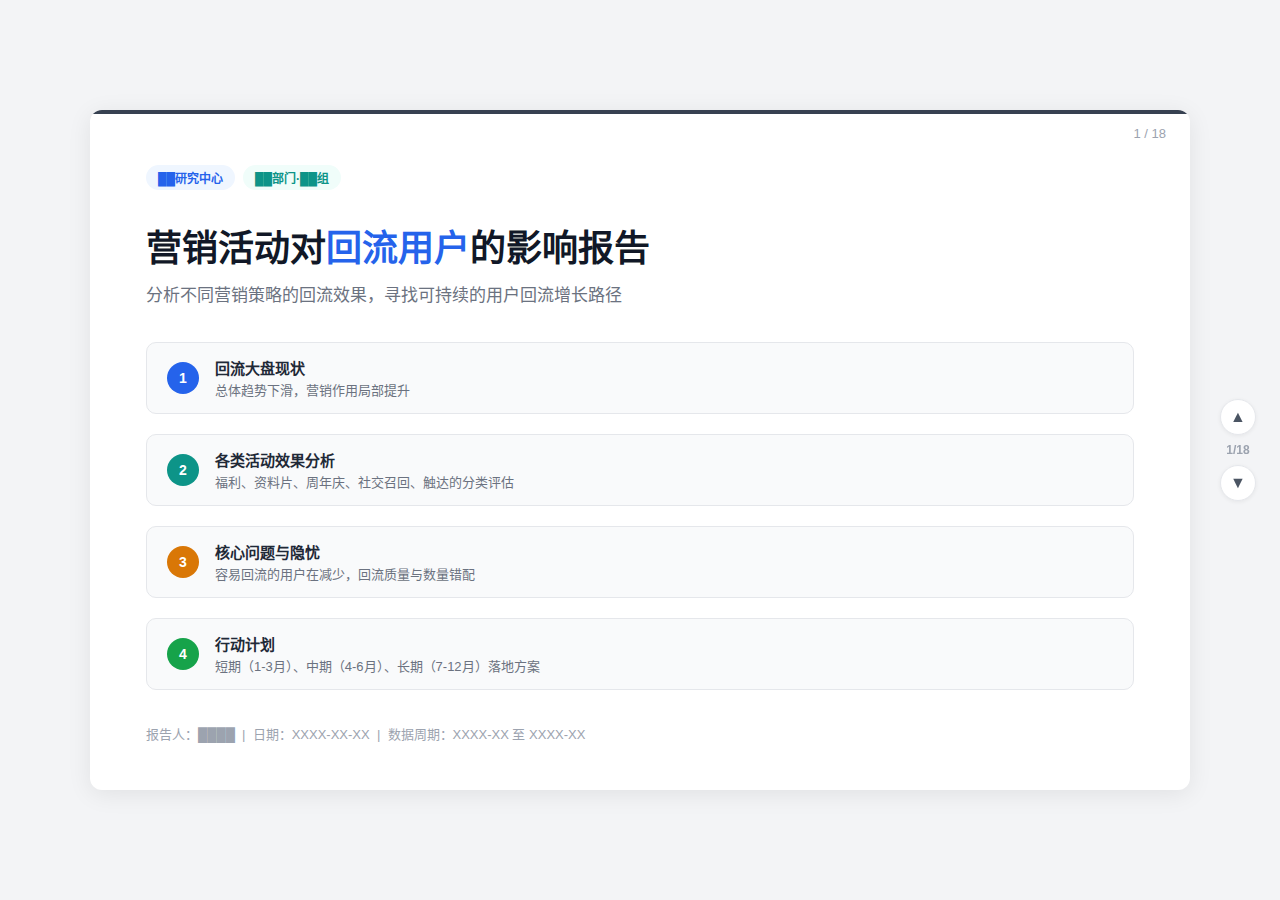
<file: 营销活动对回流的影响报告-脱敏版.html>
<!DOCTYPE html>
<html lang="zh-CN">
<head>
<meta charset="UTF-8">
<meta name="viewport" content="width=device-width, initial-scale=1.0">
<title>营销活动对回流的影响报告（脱敏版）</title>
<style>
  :root {
    --blue: #2563EB;
    --blue-light: #EFF6FF;
    --teal: #0D9488;
    --teal-light: #F0FDFA;
    --amber: #D97706;
    --amber-light: #FFFBEB;
    --green: #16A34A;
    --green-light: #F0FDF4;
    --purple: #7C3AED;
    --purple-light: #F5F3FF;
    --red: #DC2626;
    --red-light: #FEF2F2;
    --gray-50: #F9FAFB;
    --gray-100: #F3F4F6;
    --gray-200: #E5E7EB;
    --gray-400: #9CA3AF;
    --gray-500: #6B7280;
    --gray-600: #4B5563;
    --gray-700: #374151;
    --gray-800: #1F2937;
    --gray-900: #111827;
  }

  * { margin: 0; padding: 0; box-sizing: border-box; }

  body {
    font-family: -apple-system, BlinkMacSystemFont, "Segoe UI", "PingFang SC", "Hiragino Sans GB", "Microsoft YaHei", sans-serif;
    background: var(--gray-100);
    color: var(--gray-800);
    overflow: hidden;
    height: 100vh;
  }

  .slide-container {
    width: 100vw;
    height: 100vh;
    display: flex;
    align-items: center;
    justify-content: center;
  }

  .slide {
    display: none;
    width: 1100px;
    height: 680px;
    background: #fff;
    border-radius: 12px;
    box-shadow: 0 4px 24px rgba(0,0,0,0.08);
    padding: 48px 56px 40px;
    position: relative;
    overflow: hidden;
    flex-direction: column;
  }

  .slide.active { display: flex; }

  .slide::before {
    content: '';
    position: absolute;
    top: 0; left: 0; right: 0;
    height: 4px;
  }

  .slide.topic-cover::before { background: var(--gray-700); }
  .slide.topic-1::before { background: var(--blue); }
  .slide.topic-2::before { background: var(--teal); }
  .slide.topic-3::before { background: var(--amber); }
  .slide.topic-4::before { background: var(--green); }
  .slide.topic-transition::before { background: linear-gradient(90deg, var(--blue), var(--teal), var(--amber), var(--green)); }

  .page-number {
    position: absolute;
    top: 16px; right: 24px;
    font-size: 13px;
    color: var(--gray-400);
  }

  .slide-title {
    font-size: 28px;
    font-weight: 700;
    color: var(--gray-900);
    margin-bottom: 6px;
    line-height: 1.3;
  }

  .slide-subtitle {
    font-size: 15px;
    color: var(--gray-500);
    margin-bottom: 24px;
  }

  .highlight { color: var(--blue); }
  .highlight-teal { color: var(--teal); }
  .highlight-amber { color: var(--amber); }
  .highlight-green { color: var(--green); }
  .highlight-red { color: var(--red); }
  .highlight-purple { color: var(--purple); }

  .tag {
    display: inline-block;
    padding: 4px 12px;
    border-radius: 20px;
    font-size: 12px;
    font-weight: 600;
    margin-bottom: 16px;
  }

  .tag-blue { background: var(--blue-light); color: var(--blue); }
  .tag-teal { background: var(--teal-light); color: var(--teal); }
  .tag-amber { background: var(--amber-light); color: var(--amber); }
  .tag-green { background: var(--green-light); color: var(--green); }
  .tag-red { background: var(--red-light); color: var(--red); }
  .tag-purple { background: var(--purple-light); color: var(--purple); }

  .cards { display: flex; gap: 16px; flex-wrap: wrap; }
  .card {
    flex: 1;
    min-width: 200px;
    border: 1px solid var(--gray-200);
    border-radius: 10px;
    padding: 20px;
    transition: box-shadow 0.2s;
  }
  .card:hover { box-shadow: 0 2px 12px rgba(0,0,0,0.06); }
  .card-title { font-size: 15px; font-weight: 700; margin-bottom: 8px; }
  .card-value { font-size: 28px; font-weight: 800; margin-bottom: 4px; }
  .card-desc { font-size: 13px; color: var(--gray-500); line-height: 1.5; }

  .info-box {
    border-radius: 10px;
    padding: 16px 20px;
    margin-top: 16px;
    font-size: 14px;
    line-height: 1.6;
  }
  .info-blue { background: var(--blue-light); border-left: 4px solid var(--blue); }
  .info-amber { background: var(--amber-light); border-left: 4px solid var(--amber); }
  .info-green { background: var(--green-light); border-left: 4px solid var(--green); }
  .info-red { background: var(--red-light); border-left: 4px solid var(--red); }
  .info-teal { background: var(--teal-light); border-left: 4px solid var(--teal); }

  table {
    width: 100%;
    border-collapse: collapse;
    font-size: 14px;
    margin-top: 12px;
  }
  th {
    background: var(--gray-50);
    padding: 10px 14px;
    text-align: left;
    font-weight: 600;
    border-bottom: 2px solid var(--gray-200);
    font-size: 13px;
    color: var(--gray-600);
  }
  td {
    padding: 10px 14px;
    border-bottom: 1px solid var(--gray-100);
    line-height: 1.5;
  }

  .flex-content { display: flex; gap: 24px; flex: 1; }
  .flex-content > div { flex: 1; }

  .list-item {
    display: flex;
    align-items: flex-start;
    gap: 12px;
    margin-bottom: 14px;
    font-size: 15px;
    line-height: 1.6;
  }
  .list-icon {
    width: 24px; height: 24px;
    border-radius: 50%;
    display: flex;
    align-items: center;
    justify-content: center;
    font-size: 12px;
    font-weight: 700;
    flex-shrink: 0;
    margin-top: 2px;
  }

  .agenda-item {
    display: flex;
    align-items: center;
    gap: 16px;
    padding: 14px 20px;
    border-radius: 10px;
    margin-bottom: 10px;
    background: var(--gray-50);
    border: 1px solid var(--gray-200);
    transition: transform 0.2s;
  }
  .agenda-item:hover { transform: translateX(4px); }
  .agenda-num {
    width: 32px; height: 32px;
    border-radius: 50%;
    display: flex; align-items: center; justify-content: center;
    font-weight: 800; font-size: 14px; color: #fff; flex-shrink: 0;
  }
  .agenda-text { font-size: 15px; font-weight: 600; }
  .agenda-desc { font-size: 13px; color: var(--gray-500); margin-top: 2px; }

  .bar-chart { margin-top: 8px; }
  .bar-row { display: flex; align-items: center; margin-bottom: 10px; }
  .bar-label { width: 80px; font-size: 13px; font-weight: 600; text-align: right; padding-right: 12px; }
  .bar-track { flex: 1; height: 28px; background: var(--gray-100); border-radius: 6px; position: relative; }
  .bar-fill { height: 100%; border-radius: 6px; display: flex; align-items: center; padding-left: 10px; font-size: 12px; font-weight: 700; color: #fff; transition: width 0.6s; }
  .bar-value { margin-left: 10px; font-size: 13px; font-weight: 700; }

  .transition-slide {
    display: flex;
    flex-direction: column;
    align-items: center;
    justify-content: center;
    text-align: center;
  }
  .transition-num { font-size: 64px; font-weight: 800; opacity: 0.1; margin-bottom: -16px; }
  .transition-title { font-size: 32px; font-weight: 800; }
  .transition-desc { font-size: 16px; color: var(--gray-500); margin-top: 12px; }

  .nav {
    position: fixed;
    right: 24px;
    top: 50%;
    transform: translateY(-50%);
    display: flex;
    flex-direction: column;
    align-items: center;
    gap: 8px;
    z-index: 100;
  }
  .nav-btn {
    width: 36px; height: 36px;
    border-radius: 50%;
    border: 1px solid var(--gray-200);
    background: #fff;
    cursor: pointer;
    display: flex; align-items: center; justify-content: center;
    font-size: 16px; color: var(--gray-600);
    transition: all 0.2s;
    box-shadow: 0 1px 4px rgba(0,0,0,0.06);
  }
  .nav-btn:hover { background: var(--gray-50); border-color: var(--gray-400); }
  .nav-page { font-size: 12px; color: var(--gray-400); font-weight: 600; }
  .content-area { flex: 1; display: flex; flex-direction: column; }

  .down-arrow { color: var(--red); font-weight: 800; }
  .up-arrow { color: var(--green); font-weight: 800; }

  .small-text { font-size: 12px; color: var(--gray-400); }
  .mt-8 { margin-top: 8px; }
  .mt-12 { margin-top: 12px; }
  .mt-16 { margin-top: 16px; }
  .mt-24 { margin-top: 24px; }
  .mb-8 { margin-bottom: 8px; }
  .mb-16 { margin-bottom: 16px; }
  .bold { font-weight: 700; }
  .text-sm { font-size: 13px; }
  .text-base { font-size: 15px; line-height: 1.7; }
</style>
</head>
<body>

<div class="slide-container">

<!-- Slide 1: 封面 -->
<div class="slide active topic-cover" id="slide-1">
  <div class="page-number"><span id="current-page">1</span> / <span id="total-pages"></span></div>
  <div style="flex:1;display:flex;flex-direction:column;justify-content:center;">
    <div style="display:flex;gap:8px;margin-bottom:20px;">
      <span class="tag tag-blue">██研究中心</span>
      <span class="tag tag-teal">██部门·██组</span>
    </div>
    <div class="slide-title" style="font-size:36px;margin-bottom:8px;">
      营销活动对<span class="highlight">回流用户</span>的影响报告
    </div>
    <div class="slide-subtitle" style="font-size:17px;margin-bottom:36px;">分析不同营销策略的回流效果，寻找可持续的用户回流增长路径</div>
    <div style="display:flex;flex-direction:column;gap:10px;">
      <div class="agenda-item">
        <div class="agenda-num" style="background:var(--blue);">1</div>
        <div><div class="agenda-text">回流大盘现状</div><div class="agenda-desc">总体趋势下滑，营销作用局部提升</div></div>
      </div>
      <div class="agenda-item">
        <div class="agenda-num" style="background:var(--teal);">2</div>
        <div><div class="agenda-text">各类活动效果分析</div><div class="agenda-desc">福利、资料片、周年庆、社交召回、触达的分类评估</div></div>
      </div>
      <div class="agenda-item">
        <div class="agenda-num" style="background:var(--amber);">3</div>
        <div><div class="agenda-text">核心问题与隐忧</div><div class="agenda-desc">容易回流的用户在减少，回流质量与数量错配</div></div>
      </div>
      <div class="agenda-item">
        <div class="agenda-num" style="background:var(--green);">4</div>
        <div><div class="agenda-text">行动计划</div><div class="agenda-desc">短期（1-3月）、中期（4-6月）、长期（7-12月）落地方案</div></div>
      </div>
    </div>
    <div style="margin-top:24px;font-size:13px;color:var(--gray-400);">
      报告人：████ &nbsp;|&nbsp; 日期：XXXX-XX-XX &nbsp;|&nbsp; 数据周期：XXXX-XX 至 XXXX-XX
    </div>
  </div>
</div>

<!-- Slide 2: 过渡页 - 议题一 -->
<div class="slide topic-1" id="slide-2">
  <div class="page-number"></div>
  <div class="transition-slide" style="flex:1;">
    <div class="transition-num" style="color:var(--blue);">01</div>
    <div class="transition-title" style="color:var(--blue);">回流大盘现状</div>
    <div class="transition-desc">回流大盘持续下滑，营销的作用更像局部提升，而非扭转大盘</div>
  </div>
</div>

<!-- Slide 3: 回流趋势总览 -->
<div class="slide topic-1" id="slide-3">
  <div class="page-number"></div>
  <span class="tag tag-blue">议题一 · 回流大盘</span>
  <div class="slide-title">回流大盘持续下滑，<span class="highlight-red">营销无法扭转总体趋势</span></div>
  <div class="slide-subtitle">2023-2025三年日均回流UV逐年递减</div>
  <div class="content-area">
    <div class="cards">
      <div class="card" style="border-top:3px solid var(--blue);">
        <div class="card-desc">2023年日均回流UV</div>
        <div class="card-value" style="color:var(--blue);">XX,XXX</div>
        <div class="card-desc">基准年</div>
      </div>
      <div class="card" style="border-top:3px solid var(--amber);">
        <div class="card-desc">2024年日均回流UV</div>
        <div class="card-value" style="color:var(--amber);">XX,XXX</div>
        <div class="card-desc"><span class="down-arrow">↓ XX.X%</span> 较2023</div>
      </div>
      <div class="card" style="border-top:3px solid var(--red);">
        <div class="card-desc">2025年日均回流UV</div>
        <div class="card-value" style="color:var(--red);">XX,XXX</div>
        <div class="card-desc"><span class="down-arrow">↓ X.X%</span> 较2024</div>
      </div>
    </div>
    <div class="info-box info-blue mt-16">
      <strong>关键信号：</strong>优先UV 1+UV的回流类型从 <strong>X天 → XX天 → XX天</strong>，显著下移。<br>
      说明回流整体在衰退，营销活动能带来单月提升，但无法改变总体下行趋势。目标是在衰退背景下做到提升、稳定和局部增长。
    </div>
  </div>
</div>

<!-- Slide 4: 福利类活动 -->
<div class="slide topic-1" id="slide-4">
  <div class="page-number"></div>
  <span class="tag tag-blue">议题一 · 活动类型</span>
  <div class="slide-title">福利类活动是目前<span class="highlight-green">最稳定、最有效</span>的回流抓手</div>
  <div class="slide-subtitle">春节福利活动效果显著，福利召回占比全年最高</div>
  <div class="content-area">
    <div class="cards">
      <div class="card">
        <div class="card-title" style="color:var(--green);">春节福利效果</div>
        <div class="card-value" style="color:var(--green);">+XX.X%</div>
        <div class="card-desc">2025年2月回流提升</div>
      </div>
      <div class="card">
        <div class="card-title" style="color:var(--teal);">端午+六一</div>
        <div class="card-value" style="color:var(--teal);">+XX.X%</div>
        <div class="card-desc">2025年端午活动回流提升</div>
      </div>
      <div class="card">
        <div class="card-title" style="color:var(--blue);">福利召回占比</div>
        <div class="card-value" style="color:var(--blue);">XX.X%</div>
        <div class="card-desc">全年最高（常规X.X%~X.X%）</div>
      </div>
    </div>
    <div class="info-box info-green mt-16">
      <strong>为什么有效？</strong>春节等节点本身是天然高回流窗口，叠加福利更容易打动本来就有一点回流意愿的用户。<br>
      福利类活动结合了"节日回忆 + 福利刺激 + 社交召回"的多因素叠加，是有效承接回流KPI的手段。
    </div>
  </div>
</div>

<!-- Slide 5: 资料片效果递减 -->
<div class="slide topic-2" id="slide-5">
  <div class="page-number"></div>
  <span class="tag tag-teal">议题二 · 资料片</span>
  <div class="slide-title">资料片/版本更新<span class="highlight-red">不能单独承担</span>回流目标</div>
  <div class="slide-subtitle">效果呈连续递减趋势，需要看回流心态转化</div>
  <div class="content-area">
    <div class="bar-chart">
      <div class="bar-row">
        <div class="bar-label">2023年</div>
        <div class="bar-track"><div class="bar-fill" style="width:55%;background:var(--green);">+X.X%</div></div>
      </div>
      <div class="bar-row">
        <div class="bar-label">2024年</div>
        <div class="bar-track"><div class="bar-fill" style="width:40%;background:var(--amber);">-X.X%</div></div>
      </div>
      <div class="bar-row">
        <div class="bar-label">2025年</div>
        <div class="bar-track"><div class="bar-fill" style="width:20%;background:var(--red);">-X.X%</div></div>
      </div>
    </div>
    <div class="flex-content mt-16">
      <div class="info-box info-teal" style="flex:1;margin-top:0;">
        <strong>积极信号：</strong><br>
        2025年6月 活动/玩法回流召回占比升至 <strong>XX.X%</strong><br>
        2025年7月 进一步升至 <strong>XX.X%</strong>（全年最高）<br>
        说明玩家对新内容的感知在增强
      </div>
      <div class="info-box info-red" style="flex:1;margin-top:0;">
        <strong>但总回流UV仍在下降</strong><br>
        资料片能吸引一些用户关注和回流，但抬不高留存率、覆盖成本和触达动力<br>
        资料片更适合承接"内容曝光/版本惊喜"的目标，不宜单独用回流结果评价
      </div>
    </div>
  </div>
</div>

<!-- Slide 6: 过渡页 - 周年庆 -->
<div class="slide topic-2" id="slide-6">
  <div class="page-number"></div>
  <span class="tag tag-teal">议题二 · 周年庆</span>
  <div class="slide-title">2025年周年庆是<span class="highlight-green">值得复用</span>的成功模板</div>
  <div class="slide-subtitle">关键不只是活动多，是有回流闭环</div>
  <div class="content-area">
    <div class="cards mb-16">
      <div class="card" style="border-top:3px solid var(--gray-300);">
        <div class="card-desc">2023年周年庆</div>
        <div class="card-value" style="color:var(--gray-400);">+X.X%</div>
      </div>
      <div class="card" style="border-top:3px solid var(--amber);">
        <div class="card-desc">2024年周年庆</div>
        <div class="card-value" style="color:var(--amber);">-X.X%</div>
      </div>
      <div class="card" style="border-top:3px solid var(--green);">
        <div class="card-desc">2025年周年庆</div>
        <div class="card-value" style="color:var(--green);">+XX.X%</div>
        <div class="card-desc">全年最佳 · 评分 X.XXX</div>
      </div>
    </div>
    <div class="info-box info-green">
      <strong>2025年成功的关键：</strong>首次形成完整"内容曝光 + 福利刺激 + 社交召回 + 互动转化"闭环。<br>
      X种手段综合：<strong>短视频 + H5互动 + 竞赛 + 直播 + CG + 并首次加入回流闭环机制</strong><br>
      后续大型活动应优先复制这种结构，而不是只做内容宣传。
    </div>
  </div>
</div>

<!-- Slide 7: 社交召回 -->
<div class="slide topic-2" id="slide-7">
  <div class="page-number"></div>
  <span class="tag tag-teal">议题二 · 社交召回</span>
  <div class="slide-title">社交召回是少数能<span class="highlight-teal">直接触达流失场景</span>的营销手段</div>
  <div class="slide-subtitle">营销大多只能"等"，社交可以主动"拉"</div>
  <div class="content-area">
    <div class="flex-content">
      <div>
        <div class="text-base mb-16">
          <div class="list-item"><div class="list-icon" style="background:var(--teal-light);color:var(--teal);">●</div><div>营销影响的回流召回大约只占 <strong>XX%</strong></div></div>
          <div class="list-item"><div class="list-icon" style="background:var(--teal-light);color:var(--teal);">●</div><div>社交驱动"有召唤回来"约占 <strong>XX%</strong></div></div>
          <div class="list-item"><div class="list-icon" style="background:var(--green-light);color:var(--green);">▲</div><div>2025年2月 有召唤回来占比升至 <strong>XX.X%</strong>，比常规高约XX%</div></div>
          <div class="list-item"><div class="list-icon" style="background:var(--green-light);color:var(--green);">▲</div><div>2025年7月 有召唤回来也升至 <strong>XX.X%</strong>，对应互动类活动</div></div>
        </div>
      </div>
      <div>
        <div class="info-box info-teal" style="margin-top:0;">
          <strong>为什么值得继续投入？</strong><br><br>
          营销大多数手段只能"等"，等用户自己想起来，但社交召回可以直接作用于"有召唤"这个真实流失原因场景。<br><br>
          互动类、召回类、竞赛类机制更值得持续投入。
        </div>
      </div>
    </div>
  </div>
</div>

<!-- Slide 8: 触达效果 -->
<div class="slide topic-2" id="slide-8">
  <div class="page-number"></div>
  <span class="tag tag-teal">议题二 · 触达分析</span>
  <div class="slide-title">触达在增强，但<span class="highlight-amber">高触达 ≠ 高转化</span></div>
  <div class="slide-subtitle">中秋期间触达率新高，但实际回流转化平平</div>
  <div class="content-area">
    <div class="flex-content">
      <div>
        <div class="card mb-8" style="border-left:4px solid var(--green);">
          <div class="card-title">触达占比趋势</div>
          <div class="card-value"><span class="up-arrow">XX.X% → XX.X%</span></div>
          <div class="card-desc">触达率在持续攀升，到中秋达全年最高</div>
        </div>
        <div class="info-box info-amber" style="margin-top:12px;">
          <strong>但中秋期间：</strong><br>
          短视频回流召回仅 X.X% → X.X% → X.X%<br>
          直播回流召回仅 X.X% → XX.X% → X.X%<br>
          <strong>基本与平时持平，未形成有效提升</strong>
        </div>
      </div>
      <div>
        <div class="info-box info-red" style="margin-top:0;">
          <strong>核心矛盾：</strong><br><br>
          触达是有效触达渠道，但中秋案例明显看到了"不等于回来了"。<br><br>
          触达更多作用于"知晓"层面，真正的回流转化还需要"内容 + 福利 + 社交"配合。<br><br>
          <strong>后续活动必须同时看曝光率和转化率，否则容易只追求"知晓"而忽略"行动"。</strong>
        </div>
      </div>
    </div>
  </div>
</div>

<!-- Slide 9: 过渡页 - 议题三 -->
<div class="slide topic-3" id="slide-9">
  <div class="page-number"></div>
  <div class="transition-slide" style="flex:1;">
    <div class="transition-num" style="color:var(--amber);">03</div>
    <div class="transition-title" style="color:var(--amber);">核心问题与隐忧</div>
    <div class="transition-desc">容易回来的玩家越来越少，回流活动效果在递减</div>
  </div>
</div>

<!-- Slide 10: 容易回流的玩家在减少 -->
<div class="slide topic-3" id="slide-10">
  <div class="page-number"></div>
  <span class="tag tag-amber">议题三 · 隐忧</span>
  <div class="slide-title">容易回来的玩家<span class="highlight-red">越来越少</span></div>
  <div class="slide-subtitle">15-30天短期流失用户——最大回流来源——连续两年萎缩</div>
  <div class="content-area">
    <div class="cards mb-16">
      <div class="card" style="border-top:3px solid var(--amber);">
        <div class="card-desc">15-30天流失玩家占回流</div>
        <div class="card-value" style="color:var(--amber);">~XX%</div>
        <div class="card-desc">最大回流来源群体</div>
      </div>
      <div class="card" style="border-top:3px solid var(--red);">
        <div class="card-desc">两年累计下降</div>
        <div class="card-value" style="color:var(--red);">-XX.X%</div>
        <div class="card-desc">每日少约XXX人</div>
      </div>
      <div class="card" style="border-top:3px solid var(--red);">
        <div class="card-desc">6月该层级较2023年</div>
        <div class="card-value" style="color:var(--red);">-XX.X%</div>
        <div class="card-desc">XXXX→XXXX→XXXX</div>
      </div>
    </div>
    <div class="info-box info-amber">
      <strong>⚠️ 这意味着什么？</strong>短流失用户本来是最容易召回的——但这个池子在缩小。<br>
      未来召回"容易用户"会越来越难，营销策略必须开始触达更深层流失用户的召回方式。
    </div>
  </div>
</div>

<!-- Slide 11: 回流触达偏移 -->
<div class="slide topic-3" id="slide-11">
  <div class="page-number"></div>
  <span class="tag tag-amber">议题三 · 触达偏移</span>
  <div class="slide-title">回流活动触达<span class="highlight-amber">越来越偏中长期流失用户</span></div>
  <div class="slide-subtitle">这类用户更难"跟上、留住"，回流活动不仅要拉量，还必须抓质</div>
  <div class="content-area">
    <table>
      <tr><th>时间</th><th>活动</th><th>短期流失占比</th><th>中长期流失占比</th><th>趋势</th></tr>
      <tr><td>XXXX-XX</td><td>基线期</td><td>XX.X%</td><td>—</td><td>—</td></tr>
      <tr><td>XXXX-XX</td><td>春节回流</td><td>XX.X%</td><td>—</td><td><span class="down-arrow">↓ 短期流失占比下降</span></td></tr>
      <tr><td>XXXX-XX</td><td>周年庆</td><td>—</td><td>XX.X%</td><td><span class="up-arrow">↑ 中长期流失占比上升</span></td></tr>
    </table>
    <div class="flex-content mt-16">
      <div class="info-box info-amber" style="margin-top:0;flex:1;">
        <strong>1-3个月流失</strong><br>
        XX.X% <span class="down-arrow">→ XX.X%</span><br>
        短期可召回池收缩
      </div>
      <div class="info-box info-red" style="margin-top:0;flex:1;">
        <strong>1-3年流失</strong><br>
        XX.X% <span class="up-arrow" style="color:var(--red);">→ XX.X%</span><br>
        越来越多是深度流失
      </div>
      <div class="info-box info-red" style="margin-top:0;flex:1;">
        <strong>10年以上</strong><br>
        XX.X% <span class="up-arrow" style="color:var(--red);">→ XX.X%</span><br>
        极深度流失也在增加
      </div>
    </div>
  </div>
</div>

<!-- Slide 12: 回流数量 vs 质量 -->
<div class="slide topic-3" id="slide-12">
  <div class="page-number"></div>
  <span class="tag tag-amber">议题三 · 数量与质量</span>
  <div class="slide-title">回流数量和回流质量<span class="highlight-red">并不天然一致</span></div>
  <div class="slide-subtitle">拉回来 ≠ 玩家体验就好，需要分开评估</div>
  <div class="content-area">
    <div class="cards mb-16">
      <div class="card" style="border-left:4px solid var(--red);">
        <div class="card-title">XXXX-XX 元旦活动</div>
        <div class="card-desc">回流提升</div>
        <div class="card-value" style="color:var(--green);font-size:24px;">+XX.X%</div>
        <div class="card-desc">体验评分</div>
        <div class="card-value" style="color:var(--red);font-size:24px;">X.XXX</div>
        <div class="card-desc"><span class="highlight-red">全年最低</span></div>
      </div>
      <div class="card" style="border-left:4px solid var(--green);">
        <div class="card-title">XXXX-XX 周年庆</div>
        <div class="card-desc">回流提升</div>
        <div class="card-value" style="color:var(--green);font-size:24px;">+XX.X%</div>
        <div class="card-desc">体验评分</div>
        <div class="card-value" style="color:var(--green);font-size:24px;">X.XXX</div>
        <div class="card-desc"><span class="highlight-green">量质双优</span></div>
      </div>
      <div class="card" style="border-left:4px solid var(--blue);">
        <div class="card-title">XXXX-XX 最新</div>
        <div class="card-desc">评分</div>
        <div class="card-value" style="color:var(--blue);font-size:24px;">X.XXX</div>
        <div class="card-desc">评分最高，但并非最高回流月</div>
      </div>
    </div>
    <div class="info-box info-amber">
      <strong>⚠️ 评估活动效果时必须拆成两个指标：</strong>"回流量" 和 "回流质量/体验评分"。<br>
      否则容易只追求短期拉回而忽略留存和体验质量。
    </div>
  </div>
</div>

<!-- Slide 13: 流失原因错配 -->
<div class="slide topic-3" id="slide-13">
  <div class="page-number"></div>
  <span class="tag tag-amber">议题三 · 结构性错配</span>
  <div class="slide-title">营销与真实流失原因存在<span class="highlight-red">结构性错配</span></div>
  <div class="slide-subtitle">Top4 流失原因均为产品本质问题，营销触达无法根治</div>
  <div class="content-area">
    <div class="bar-chart">
      <div class="bar-row">
        <div class="bar-label" style="width:120px;">玩法太重/太累</div>
        <div class="bar-track"><div class="bar-fill" style="width:67%;background:var(--red);">XX.X%</div></div>
      </div>
      <div class="bar-row">
        <div class="bar-label" style="width:120px;">消费太高</div>
        <div class="bar-track"><div class="bar-fill" style="width:63%;background:var(--red);">XX.X%</div></div>
      </div>
      <div class="bar-row">
        <div class="bar-label" style="width:120px;">内容落后</div>
        <div class="bar-track"><div class="bar-fill" style="width:56%;background:var(--amber);">XX.X%</div></div>
      </div>
      <div class="bar-row">
        <div class="bar-label" style="width:120px;">无新意</div>
        <div class="bar-track"><div class="bar-fill" style="width:53%;background:var(--amber);">XX.X%</div></div>
      </div>
      <div class="bar-row">
        <div class="bar-label" style="width:120px;">有召唤（社交）</div>
        <div class="bar-track"><div class="bar-fill" style="width:36%;background:var(--teal);">XX.X%</div></div>
      </div>
    </div>
    <div class="info-box info-red mt-16">
      <strong>核心矛盾：</strong>营销做的是放大机会点，但不能改变产品体验的根本问题。<br>
      <strong>唯一营销能显著影响的是"有召唤"（XX.X%），正因此H5互动在春节期间带来了+XX.X%的显著提升。</strong><br>
      后续如果要提高回流效率，营销和产品必须联动——营销负责拉回，产品负责留住。
    </div>
  </div>
</div>

<!-- Slide 14: 过渡页 - 议题四 -->
<div class="slide topic-4" id="slide-14">
  <div class="page-number"></div>
  <div class="transition-slide" style="flex:1;">
    <div class="transition-num" style="color:var(--green);">04</div>
    <div class="transition-title" style="color:var(--green);">行动计划</div>
    <div class="transition-desc">短期快速见效 → 中期体系搭建 → 长期生态闭环</div>
  </div>
</div>

<!-- Slide 15: 短期行动 -->
<div class="slide topic-4" id="slide-15">
  <div class="page-number"></div>
  <span class="tag tag-green">议题四 · 短期优化（1-3个月）</span>
  <div class="slide-title">短期：<span class="highlight-green">低成本快速见效</span>的三个抓手</div>
  <div class="slide-subtitle">通过轻量化互动降低用户回归门槛</div>
  <div class="content-area">
    <div class="cards">
      <div class="card" style="border-top:3px solid var(--blue);">
        <div class="card-title" style="color:var(--blue);">内容可视化营销</div>
        <div class="card-desc" style="font-size:14px;line-height:1.6;">
          · 制作"更新前后对比H5"，周共享XX次，每周耗时约X小时<br>
          · 推出"新手变好玩家"挑战：在线时长<X小时/天可得福利+双倍经验<br>
          · 流失3天自动推送日常互动，直接体验核心玩法
        </div>
      </div>
      <div class="card" style="border-top:3px solid var(--amber);">
        <div class="card-title" style="color:var(--amber);">装备经济奖励</div>
        <div class="card-desc" style="font-size:14px;line-height:1.6;">
          · 充值活动奖励重构：增加"██道具、██资格"等半稀缺品<br>
          · 回流祈愿体系加入"专属回流██宠物"，如怀旧版██宠物<br>
          · 推出"成长金"：回流玩家首周充值XX元送X天累积XXX元等价奖励
        </div>
      </div>
      <div class="card" style="border-top:3px solid var(--purple);">
        <div class="card-title" style="color:var(--purple);">新门派联动</div>
        <div class="card-desc" style="font-size:14px;line-height:1.6;">
          · 中秋第三季度以"新门派驾到"为主题，结合游戏"██场景"场景<br>
          · 短视频系列"██五大拆解术"，邀请大神主演示范<br>
          · 回流专属：回流用户可免费体验██门派7天
        </div>
      </div>
    </div>
  </div>
</div>

<!-- Slide 16: 中期行动 -->
<div class="slide topic-4" id="slide-16">
  <div class="page-number"></div>
  <span class="tag tag-green">议题四 · 中期优化（4-6个月）</span>
  <div class="slide-title">中期：<span class="highlight-green">解决核心痛点</span>的系统性方案</div>
  <div class="slide-subtitle">从产品和社交两个维度降低流失、提升黏性</div>
  <div class="content-area">
    <div class="flex-content">
      <div class="card" style="border-top:3px solid var(--teal);flex:1;">
        <div class="card-title" style="color:var(--teal);">副本难度梯度改造</div>
        <div class="card-desc text-base">
          · "██副本"副本分级：<br>
          &nbsp;&nbsp;入门级→装备要求低，奖励经验为主<br>
          &nbsp;&nbsp;挑战级→正常难度，奖励"██碎片"<br>
          &nbsp;&nbsp;巅峰级→高强度，奖励"██道具██资格"<br>
          · 经验配置优化：最优配置+回流玩家专属加速等待时间≤X分钟
        </div>
      </div>
      <div class="card" style="border-top:3px solid var(--purple);flex:1;">
        <div class="card-title" style="color:var(--purple);">数值追赶机制 + 社交召2.0</div>
        <div class="card-desc text-base">
          · "年度追赶经验系"：回流玩家根据流失时长获得"年度追赶进度"（最高3年）<br>
          · ██宠物追赶：流失6-12个月→"年"级D资深宠培养（5级）<br>
          · "召回结伴计划"：A邀请B回流，A得现金奖励+B得回流祈愿<br>
          · "回流玩家专属社群"：由玩家实际运营，组织"周末副本团"
        </div>
      </div>
    </div>
  </div>
</div>

<!-- Slide 17: 长期行动 -->
<div class="slide topic-4" id="slide-17">
  <div class="page-number"></div>
  <span class="tag tag-green">议题四 · 长期优化（7-12个月）</span>
  <div class="slide-title">长期：<span class="highlight-green">生态闭环</span>与深度绑定</div>
  <div class="slide-subtitle">资料片绑定营销 + 怀旧计划 + 线下联动升级</div>
  <div class="content-area">
    <div class="cards">
      <div class="card" style="border-top:3px solid var(--blue);">
        <div class="card-title" style="color:var(--blue);">资料片与营销深度绑定</div>
        <div class="card-desc text-base">
          · 资料片上线前提前1个月中秋/短视频深度解析新玩法<br>
          · 资料片上线周推出"回流专属副本体验"，由玩家带队体验新内容<br>
          · 资料片稳定期（上线1个月后）根据玩家反馈推出"优化更新版"营销活动
        </div>
      </div>
      <div class="card" style="border-top:3px solid var(--amber);">
        <div class="card-title" style="color:var(--amber);">怀旧营销2.0 "时光逆流"</div>
        <div class="card-desc text-base">
          · 开发"时光逆流"系统：玩家可回溯游戏各个时刻，多次帮助胜利、获得██奖励<br>
          · 推出"玩家故事短剧集"：征集真实玩家故事，改为动画短片<br>
          · "怀旧服务器"概率性保留经典版本，如2010年版
        </div>
      </div>
      <div class="card" style="border-top:3px solid var(--teal);">
        <div class="card-title" style="color:var(--teal);">线下联动升级 "██联动活动"</div>
        <div class="card-desc text-base">
          · 开发"██联动活动"线下地图，整合游戏场景与真实地点<br>
          · AR玩法：线下打卡真实地点↔游戏内██场景场景奖励<br>
          · "城市挑战"在全国XX个城市举办线下竞赛
        </div>
      </div>
    </div>
  </div>
</div>

<!-- Slide 18: 行动清单 -->
<div class="slide topic-4" id="slide-18">
  <div class="page-number"></div>
  <span class="tag tag-green">议题四 · 落地跟踪</span>
  <div class="slide-title">行动清单与<span class="highlight-green">责任分工</span></div>
  <div class="slide-subtitle">分三阶段推进，每阶段有明确产出和负责人</div>
  <div class="content-area">
    <table>
      <tr><th>序号</th><th>行动项</th><th>时间要求</th><th>负责人</th></tr>
      <tr><td>1</td><td>内容可视化营销（H5对比 + 新手挑战）</td><td>1-3个月</td><td>██组</td></tr>
      <tr><td>2</td><td>装备经济奖励体系重构</td><td>1-3个月</td><td>██组</td></tr>
      <tr><td>3</td><td>新门派联动活动上线</td><td>1-3个月</td><td>██组</td></tr>
      <tr><td>4</td><td>副本难度梯度改造</td><td>4-6个月</td><td>██组</td></tr>
      <tr><td>5</td><td>数值追赶机制 + 社交召2.0</td><td>4-6个月</td><td>██组</td></tr>
      <tr><td>6</td><td>资料片与营销深度绑定方案</td><td>7-12个月</td><td>全团队</td></tr>
      <tr><td>7</td><td>怀旧营销2.0 "时光逆流"系统</td><td>7-12个月</td><td>██组</td></tr>
      <tr><td>8</td><td>线下联动升级 "██联动活动"</td><td>7-12个月</td><td>██组</td></tr>
    </table>
    <div class="info-box info-green mt-12">
      <strong>核心原则：</strong>以用户痛点为核心，数据驱动活动优化。通过系统性解决方案实现用户回流质量与规模的双重提升，在解决用户痛点的同时，实现回流用户规模与质量的同步增长。
    </div>
  </div>
</div>

</div>

<!-- 翻页导航 -->
<div class="nav">
  <button class="nav-btn" onclick="prevSlide()">▲</button>
  <div class="nav-page" id="nav-page">1/18</div>
  <button class="nav-btn" onclick="nextSlide()">▼</button>
</div>

<script>
  const slides = document.querySelectorAll('.slide');
  let current = 0;
  const total = slides.length;

  document.getElementById('total-pages').textContent = total;
  updatePage();

  function showSlide(n) {
    slides[current].classList.remove('active');
    current = (n + total) % total;
    slides[current].classList.add('active');
    updatePage();
  }

  function nextSlide() { showSlide(current + 1); }
  function prevSlide() { showSlide(current - 1); }

  function updatePage() {
    const p = current + 1;
    document.getElementById('nav-page').textContent = p + '/' + total;
    document.querySelectorAll('.page-number').forEach(el => {
      el.textContent = p + ' / ' + total;
    });
  }

  document.addEventListener('keydown', e => {
    if (e.key === 'ArrowRight' || e.key === 'ArrowDown' || e.key === ' ') { e.preventDefault(); nextSlide(); }
    if (e.key === 'ArrowLeft' || e.key === 'ArrowUp') { e.preventDefault(); prevSlide(); }
  });
</script>
</body>
</html>
</file>
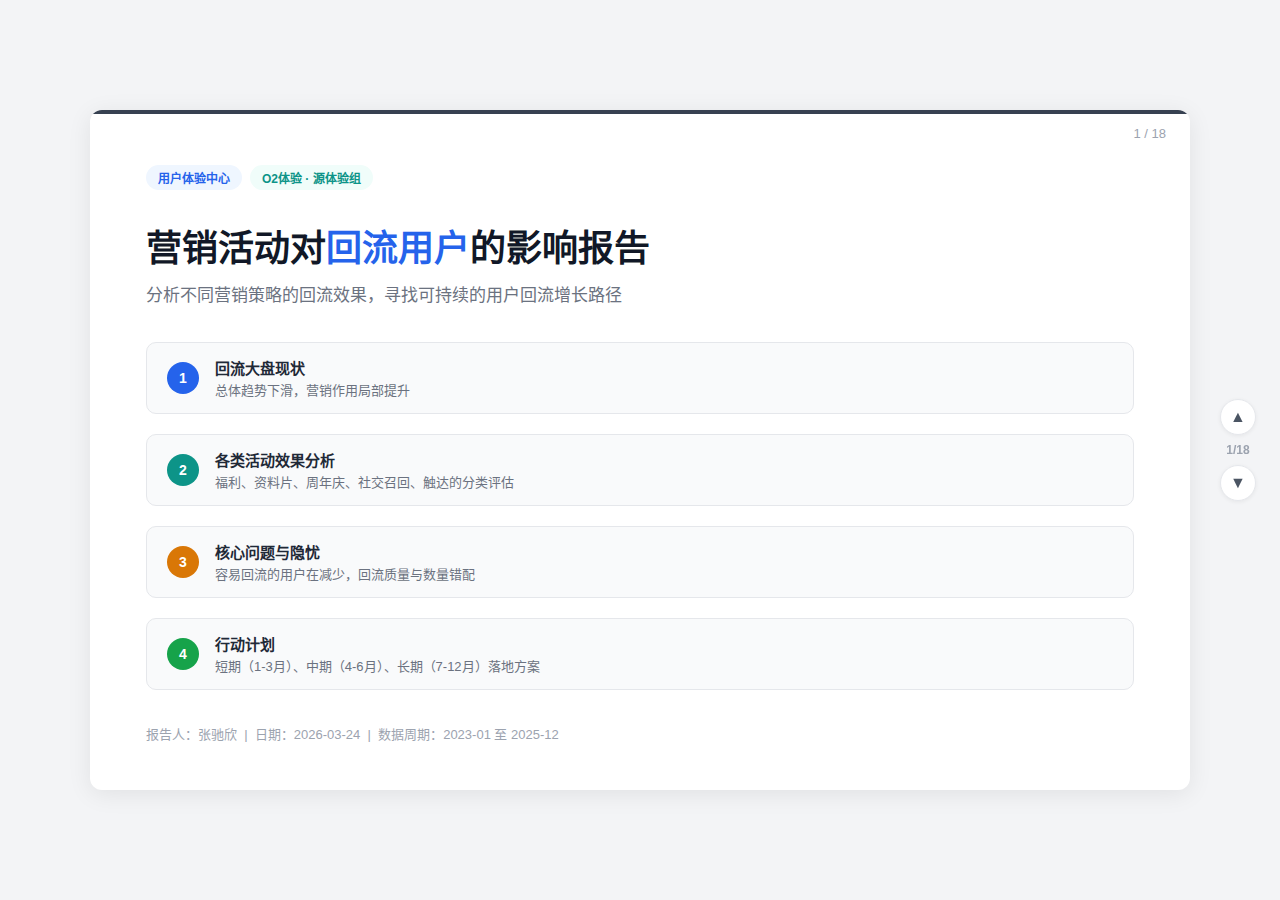
<file: 营销活动对回流的影响报告.html>
<!DOCTYPE html>
<html lang="zh-CN">
<head>
<meta charset="UTF-8">
<meta name="viewport" content="width=device-width, initial-scale=1.0">
<title>营销活动对回流的影响报告</title>
<style>
  :root {
    --blue: #2563EB;
    --blue-light: #EFF6FF;
    --teal: #0D9488;
    --teal-light: #F0FDFA;
    --amber: #D97706;
    --amber-light: #FFFBEB;
    --green: #16A34A;
    --green-light: #F0FDF4;
    --purple: #7C3AED;
    --purple-light: #F5F3FF;
    --red: #DC2626;
    --red-light: #FEF2F2;
    --gray-50: #F9FAFB;
    --gray-100: #F3F4F6;
    --gray-200: #E5E7EB;
    --gray-400: #9CA3AF;
    --gray-500: #6B7280;
    --gray-600: #4B5563;
    --gray-700: #374151;
    --gray-800: #1F2937;
    --gray-900: #111827;
  }

  * { margin: 0; padding: 0; box-sizing: border-box; }

  body {
    font-family: -apple-system, BlinkMacSystemFont, "Segoe UI", "PingFang SC", "Hiragino Sans GB", "Microsoft YaHei", sans-serif;
    background: var(--gray-100);
    color: var(--gray-800);
    overflow: hidden;
    height: 100vh;
  }

  .slide-container {
    width: 100vw;
    height: 100vh;
    display: flex;
    align-items: center;
    justify-content: center;
  }

  .slide {
    display: none;
    width: 1100px;
    height: 680px;
    background: #fff;
    border-radius: 12px;
    box-shadow: 0 4px 24px rgba(0,0,0,0.08);
    padding: 48px 56px 40px;
    position: relative;
    overflow: hidden;
    flex-direction: column;
  }

  .slide.active { display: flex; }

  .slide::before {
    content: '';
    position: absolute;
    top: 0; left: 0; right: 0;
    height: 4px;
  }

  .slide.topic-cover::before { background: var(--gray-700); }
  .slide.topic-1::before { background: var(--blue); }
  .slide.topic-2::before { background: var(--teal); }
  .slide.topic-3::before { background: var(--amber); }
  .slide.topic-4::before { background: var(--green); }
  .slide.topic-transition::before { background: linear-gradient(90deg, var(--blue), var(--teal), var(--amber), var(--green)); }

  .page-number {
    position: absolute;
    top: 16px; right: 24px;
    font-size: 13px;
    color: var(--gray-400);
  }

  .slide-title {
    font-size: 28px;
    font-weight: 700;
    color: var(--gray-900);
    margin-bottom: 6px;
    line-height: 1.3;
  }

  .slide-subtitle {
    font-size: 15px;
    color: var(--gray-500);
    margin-bottom: 24px;
  }

  .highlight { color: var(--blue); }
  .highlight-teal { color: var(--teal); }
  .highlight-amber { color: var(--amber); }
  .highlight-green { color: var(--green); }
  .highlight-red { color: var(--red); }
  .highlight-purple { color: var(--purple); }

  .tag {
    display: inline-block;
    padding: 4px 12px;
    border-radius: 20px;
    font-size: 12px;
    font-weight: 600;
    margin-bottom: 16px;
  }

  .tag-blue { background: var(--blue-light); color: var(--blue); }
  .tag-teal { background: var(--teal-light); color: var(--teal); }
  .tag-amber { background: var(--amber-light); color: var(--amber); }
  .tag-green { background: var(--green-light); color: var(--green); }
  .tag-red { background: var(--red-light); color: var(--red); }
  .tag-purple { background: var(--purple-light); color: var(--purple); }

  .cards { display: flex; gap: 16px; flex-wrap: wrap; }
  .card {
    flex: 1;
    min-width: 200px;
    border: 1px solid var(--gray-200);
    border-radius: 10px;
    padding: 20px;
    transition: box-shadow 0.2s;
  }
  .card:hover { box-shadow: 0 2px 12px rgba(0,0,0,0.06); }
  .card-title { font-size: 15px; font-weight: 700; margin-bottom: 8px; }
  .card-value { font-size: 28px; font-weight: 800; margin-bottom: 4px; }
  .card-desc { font-size: 13px; color: var(--gray-500); line-height: 1.5; }

  .info-box {
    border-radius: 10px;
    padding: 16px 20px;
    margin-top: 16px;
    font-size: 14px;
    line-height: 1.6;
  }
  .info-blue { background: var(--blue-light); border-left: 4px solid var(--blue); }
  .info-amber { background: var(--amber-light); border-left: 4px solid var(--amber); }
  .info-green { background: var(--green-light); border-left: 4px solid var(--green); }
  .info-red { background: var(--red-light); border-left: 4px solid var(--red); }
  .info-teal { background: var(--teal-light); border-left: 4px solid var(--teal); }

  table {
    width: 100%;
    border-collapse: collapse;
    font-size: 14px;
    margin-top: 12px;
  }
  th {
    background: var(--gray-50);
    padding: 10px 14px;
    text-align: left;
    font-weight: 600;
    border-bottom: 2px solid var(--gray-200);
    font-size: 13px;
    color: var(--gray-600);
  }
  td {
    padding: 10px 14px;
    border-bottom: 1px solid var(--gray-100);
    line-height: 1.5;
  }

  .flex-content { display: flex; gap: 24px; flex: 1; }
  .flex-content > div { flex: 1; }

  .list-item {
    display: flex;
    align-items: flex-start;
    gap: 12px;
    margin-bottom: 14px;
    font-size: 15px;
    line-height: 1.6;
  }
  .list-icon {
    width: 24px; height: 24px;
    border-radius: 50%;
    display: flex;
    align-items: center;
    justify-content: center;
    font-size: 12px;
    font-weight: 700;
    flex-shrink: 0;
    margin-top: 2px;
  }

  .agenda-item {
    display: flex;
    align-items: center;
    gap: 16px;
    padding: 14px 20px;
    border-radius: 10px;
    margin-bottom: 10px;
    background: var(--gray-50);
    border: 1px solid var(--gray-200);
    transition: transform 0.2s;
  }
  .agenda-item:hover { transform: translateX(4px); }
  .agenda-num {
    width: 32px; height: 32px;
    border-radius: 50%;
    display: flex; align-items: center; justify-content: center;
    font-weight: 800; font-size: 14px; color: #fff; flex-shrink: 0;
  }
  .agenda-text { font-size: 15px; font-weight: 600; }
  .agenda-desc { font-size: 13px; color: var(--gray-500); margin-top: 2px; }

  .bar-chart { margin-top: 8px; }
  .bar-row { display: flex; align-items: center; margin-bottom: 10px; }
  .bar-label { width: 80px; font-size: 13px; font-weight: 600; text-align: right; padding-right: 12px; }
  .bar-track { flex: 1; height: 28px; background: var(--gray-100); border-radius: 6px; position: relative; }
  .bar-fill { height: 100%; border-radius: 6px; display: flex; align-items: center; padding-left: 10px; font-size: 12px; font-weight: 700; color: #fff; transition: width 0.6s; }
  .bar-value { margin-left: 10px; font-size: 13px; font-weight: 700; }

  .transition-slide {
    display: flex;
    flex-direction: column;
    align-items: center;
    justify-content: center;
    text-align: center;
  }
  .transition-num { font-size: 64px; font-weight: 800; opacity: 0.1; margin-bottom: -16px; }
  .transition-title { font-size: 32px; font-weight: 800; }
  .transition-desc { font-size: 16px; color: var(--gray-500); margin-top: 12px; }

  .nav {
    position: fixed;
    right: 24px;
    top: 50%;
    transform: translateY(-50%);
    display: flex;
    flex-direction: column;
    align-items: center;
    gap: 8px;
    z-index: 100;
  }
  .nav-btn {
    width: 36px; height: 36px;
    border-radius: 50%;
    border: 1px solid var(--gray-200);
    background: #fff;
    cursor: pointer;
    display: flex; align-items: center; justify-content: center;
    font-size: 16px; color: var(--gray-600);
    transition: all 0.2s;
    box-shadow: 0 1px 4px rgba(0,0,0,0.06);
  }
  .nav-btn:hover { background: var(--gray-50); border-color: var(--gray-400); }
  .nav-page { font-size: 12px; color: var(--gray-400); font-weight: 600; }
  .content-area { flex: 1; display: flex; flex-direction: column; }

  .down-arrow { color: var(--red); font-weight: 800; }
  .up-arrow { color: var(--green); font-weight: 800; }

  .small-text { font-size: 12px; color: var(--gray-400); }
  .mt-8 { margin-top: 8px; }
  .mt-12 { margin-top: 12px; }
  .mt-16 { margin-top: 16px; }
  .mt-24 { margin-top: 24px; }
  .mb-8 { margin-bottom: 8px; }
  .mb-16 { margin-bottom: 16px; }
  .bold { font-weight: 700; }
  .text-sm { font-size: 13px; }
  .text-base { font-size: 15px; line-height: 1.7; }
</style>
</head>
<body>

<div class="slide-container">

<!-- Slide 1: 封面 -->
<div class="slide active topic-cover" id="slide-1">
  <div class="page-number"><span id="current-page">1</span> / <span id="total-pages"></span></div>
  <div style="flex:1;display:flex;flex-direction:column;justify-content:center;">
    <div style="display:flex;gap:8px;margin-bottom:20px;">
      <span class="tag tag-blue">用户体验中心</span>
      <span class="tag tag-teal">O2体验 · 源体验组</span>
    </div>
    <div class="slide-title" style="font-size:36px;margin-bottom:8px;">
      营销活动对<span class="highlight">回流用户</span>的影响报告
    </div>
    <div class="slide-subtitle" style="font-size:17px;margin-bottom:36px;">分析不同营销策略的回流效果，寻找可持续的用户回流增长路径</div>
    <div style="display:flex;flex-direction:column;gap:10px;">
      <div class="agenda-item">
        <div class="agenda-num" style="background:var(--blue);">1</div>
        <div><div class="agenda-text">回流大盘现状</div><div class="agenda-desc">总体趋势下滑，营销作用局部提升</div></div>
      </div>
      <div class="agenda-item">
        <div class="agenda-num" style="background:var(--teal);">2</div>
        <div><div class="agenda-text">各类活动效果分析</div><div class="agenda-desc">福利、资料片、周年庆、社交召回、触达的分类评估</div></div>
      </div>
      <div class="agenda-item">
        <div class="agenda-num" style="background:var(--amber);">3</div>
        <div><div class="agenda-text">核心问题与隐忧</div><div class="agenda-desc">容易回流的用户在减少，回流质量与数量错配</div></div>
      </div>
      <div class="agenda-item">
        <div class="agenda-num" style="background:var(--green);">4</div>
        <div><div class="agenda-text">行动计划</div><div class="agenda-desc">短期（1-3月）、中期（4-6月）、长期（7-12月）落地方案</div></div>
      </div>
    </div>
    <div style="margin-top:24px;font-size:13px;color:var(--gray-400);">
      报告人：张驰欣 &nbsp;|&nbsp; 日期：2026-03-24 &nbsp;|&nbsp; 数据周期：2023-01 至 2025-12
    </div>
  </div>
</div>

<!-- Slide 2: 过渡页 - 议题一 -->
<div class="slide topic-1" id="slide-2">
  <div class="page-number"></div>
  <div class="transition-slide" style="flex:1;">
    <div class="transition-num" style="color:var(--blue);">01</div>
    <div class="transition-title" style="color:var(--blue);">回流大盘现状</div>
    <div class="transition-desc">回流大盘持续下滑，营销的作用更像局部提升，而非扭转大盘</div>
  </div>
</div>

<!-- Slide 3: 回流趋势总览 -->
<div class="slide topic-1" id="slide-3">
  <div class="page-number"></div>
  <span class="tag tag-blue">议题一 · 回流大盘</span>
  <div class="slide-title">回流大盘持续下滑，<span class="highlight-red">营销无法扭转总体趋势</span></div>
  <div class="slide-subtitle">2023-2025三年日均回流UV逐年递减</div>
  <div class="content-area">
    <div class="cards">
      <div class="card" style="border-top:3px solid var(--blue);">
        <div class="card-desc">2023年日均回流UV</div>
        <div class="card-value" style="color:var(--blue);">14,661</div>
        <div class="card-desc">基准年</div>
      </div>
      <div class="card" style="border-top:3px solid var(--amber);">
        <div class="card-desc">2024年日均回流UV</div>
        <div class="card-value" style="color:var(--amber);">12,486</div>
        <div class="card-desc"><span class="down-arrow">↓ 14.8%</span> 较2023</div>
      </div>
      <div class="card" style="border-top:3px solid var(--red);">
        <div class="card-desc">2025年日均回流UV</div>
        <div class="card-value" style="color:var(--red);">11,741</div>
        <div class="card-desc"><span class="down-arrow">↓ 6.0%</span> 较2024</div>
      </div>
    </div>
    <div class="info-box info-blue mt-16">
      <strong>关键信号：</strong>优先UV 1+UV的回流类型从 <strong>3天 → 38天 → 87天</strong>，显著下移。<br>
      说明回流整体在衰退，营销活动能带来单月提升，但无法改变总体下行趋势。目标是在衰退背景下做到提升、稳定和局部增长。
    </div>
  </div>
</div>

<!-- Slide 4: 福利类活动 -->
<div class="slide topic-1" id="slide-4">
  <div class="page-number"></div>
  <span class="tag tag-blue">议题一 · 活动类型</span>
  <div class="slide-title">福利类活动是目前<span class="highlight-green">最稳定、最有效</span>的回流抓手</div>
  <div class="slide-subtitle">春节福利活动效果显著，福利召回占比全年最高</div>
  <div class="content-area">
    <div class="cards">
      <div class="card">
        <div class="card-title" style="color:var(--green);">春节福利效果</div>
        <div class="card-value" style="color:var(--green);">+25.6%</div>
        <div class="card-desc">2025年2月回流提升</div>
      </div>
      <div class="card">
        <div class="card-title" style="color:var(--teal);">端午+六一</div>
        <div class="card-value" style="color:var(--teal);">+19.2%</div>
        <div class="card-desc">2025年端午活动回流提升</div>
      </div>
      <div class="card">
        <div class="card-title" style="color:var(--blue);">福利召回占比</div>
        <div class="card-value" style="color:var(--blue);">11.5%</div>
        <div class="card-desc">全年最高（常规8.6%~9.1%）</div>
      </div>
    </div>
    <div class="info-box info-green mt-16">
      <strong>为什么有效？</strong>春节等节点本身是天然高回流窗口，叠加福利更容易打动本来就有一点回流意愿的用户。<br>
      福利类活动结合了"节日回忆 + 福利刺激 + 社交召回"的多因素叠加，是有效承接回流KPI的手段。
    </div>
  </div>
</div>

<!-- Slide 5: 资料片效果递减 -->
<div class="slide topic-2" id="slide-5">
  <div class="page-number"></div>
  <span class="tag tag-teal">议题二 · 资料片</span>
  <div class="slide-title">资料片/版本更新<span class="highlight-red">不能单独承担</span>回流目标</div>
  <div class="slide-subtitle">效果呈连续递减趋势，需要看回流心态转化</div>
  <div class="content-area">
    <div class="bar-chart">
      <div class="bar-row">
        <div class="bar-label">2023年</div>
        <div class="bar-track"><div class="bar-fill" style="width:55%;background:var(--green);">+0.9%</div></div>
      </div>
      <div class="bar-row">
        <div class="bar-label">2024年</div>
        <div class="bar-track"><div class="bar-fill" style="width:40%;background:var(--amber);">-1.5%</div></div>
      </div>
      <div class="bar-row">
        <div class="bar-label">2025年</div>
        <div class="bar-track"><div class="bar-fill" style="width:20%;background:var(--red);">-8.8%</div></div>
      </div>
    </div>
    <div class="flex-content mt-16">
      <div class="info-box info-teal" style="flex:1;margin-top:0;">
        <strong>积极信号：</strong><br>
        2025年6月 活动/玩法回流召回占比升至 <strong>10.5%</strong><br>
        2025年7月 进一步升至 <strong>11.1%</strong>（全年最高）<br>
        说明玩家对新内容的感知在增强
      </div>
      <div class="info-box info-red" style="flex:1;margin-top:0;">
        <strong>但总回流UV仍在下降</strong><br>
        资料片能吸引一些用户关注和回流，但抬不高留存率、覆盖成本和触达动力<br>
        资料片更适合承接"内容曝光/版本惊喜"的目标，不宜单独用回流结果评价
      </div>
    </div>
  </div>
</div>

<!-- Slide 6: 过渡页 - 周年庆 -->
<div class="slide topic-2" id="slide-6">
  <div class="page-number"></div>
  <span class="tag tag-teal">议题二 · 周年庆</span>
  <div class="slide-title">2025年周年庆是<span class="highlight-green">值得复用</span>的成功模板</div>
  <div class="slide-subtitle">关键不只是活动多，是有回流闭环</div>
  <div class="content-area">
    <div class="cards mb-16">
      <div class="card" style="border-top:3px solid var(--gray-300);">
        <div class="card-desc">2023年周年庆</div>
        <div class="card-value" style="color:var(--gray-400);">+0.6%</div>
      </div>
      <div class="card" style="border-top:3px solid var(--amber);">
        <div class="card-desc">2024年周年庆</div>
        <div class="card-value" style="color:var(--amber);">-1.8%</div>
      </div>
      <div class="card" style="border-top:3px solid var(--green);">
        <div class="card-desc">2025年周年庆</div>
        <div class="card-value" style="color:var(--green);">+27.8%</div>
        <div class="card-desc">全年最佳 · 评分 3.579</div>
      </div>
    </div>
    <div class="info-box info-green">
      <strong>2025年成功的关键：</strong>首次形成完整"内容曝光 + 福利刺激 + 社交召回 + 互动转化"闭环。<br>
      6种手段综合：<strong>短视频 + H5互动 + 竞赛 + 直播 + CG + 并首次加入回流闭环机制</strong><br>
      后续大型活动应优先复制这种结构，而不是只做内容宣传。
    </div>
  </div>
</div>

<!-- Slide 7: 社交召回 -->
<div class="slide topic-2" id="slide-7">
  <div class="page-number"></div>
  <span class="tag tag-teal">议题二 · 社交召回</span>
  <div class="slide-title">社交召回是少数能<span class="highlight-teal">直接触达流失场景</span>的营销手段</div>
  <div class="slide-subtitle">营销大多只能"等"，社交可以主动"拉"</div>
  <div class="content-area">
    <div class="flex-content">
      <div>
        <div class="text-base mb-16">
          <div class="list-item"><div class="list-icon" style="background:var(--teal-light);color:var(--teal);">●</div><div>营销影响的回流召回大约只占 <strong>25%</strong></div></div>
          <div class="list-item"><div class="list-icon" style="background:var(--teal-light);color:var(--teal);">●</div><div>社交驱动"有召唤回来"约占 <strong>10%</strong></div></div>
          <div class="list-item"><div class="list-icon" style="background:var(--green-light);color:var(--green);">▲</div><div>2025年2月 有召唤回来占比升至 <strong>12.3%</strong>，比常规高约20%</div></div>
          <div class="list-item"><div class="list-icon" style="background:var(--green-light);color:var(--green);">▲</div><div>2025年7月 有召唤回来也升至 <strong>11.8%</strong>，对应互动类活动</div></div>
        </div>
      </div>
      <div>
        <div class="info-box info-teal" style="margin-top:0;">
          <strong>为什么值得继续投入？</strong><br><br>
          营销大多数手段只能"等"，等用户自己想起来，但社交召回可以直接作用于"有召唤"这个真实流失原因场景。<br><br>
          互动类、召回类、竞赛类机制更值得持续投入。
        </div>
      </div>
    </div>
  </div>
</div>

<!-- Slide 8: 触达效果 -->
<div class="slide topic-2" id="slide-8">
  <div class="page-number"></div>
  <span class="tag tag-teal">议题二 · 触达分析</span>
  <div class="slide-title">触达在增强，但<span class="highlight-amber">高触达 ≠ 高转化</span></div>
  <div class="slide-subtitle">中秋期间触达率新高，但实际回流转化平平</div>
  <div class="content-area">
    <div class="flex-content">
      <div>
        <div class="card mb-8" style="border-left:4px solid var(--green);">
          <div class="card-title">触达占比趋势</div>
          <div class="card-value"><span class="up-arrow">38.1% → 41.5%</span></div>
          <div class="card-desc">触达率在持续攀升，到中秋达全年最高</div>
        </div>
        <div class="info-box info-amber" style="margin-top:12px;">
          <strong>但中秋期间：</strong><br>
          短视频回流召回仅 8.2% → 8.3% → 7.8%<br>
          直播回流召回仅 9.8% → 10.3% → 9.5%<br>
          <strong>基本与平时持平，未形成有效提升</strong>
        </div>
      </div>
      <div>
        <div class="info-box info-red" style="margin-top:0;">
          <strong>核心矛盾：</strong><br><br>
          触达是有效触达渠道，但中秋案例明显看到了"不等于回来了"。<br><br>
          触达更多作用于"知晓"层面，真正的回流转化还需要"内容 + 福利 + 社交"配合。<br><br>
          <strong>后续活动必须同时看曝光率和转化率，否则容易只追求"知晓"而忽略"行动"。</strong>
        </div>
      </div>
    </div>
  </div>
</div>

<!-- Slide 9: 过渡页 - 议题三 -->
<div class="slide topic-3" id="slide-9">
  <div class="page-number"></div>
  <div class="transition-slide" style="flex:1;">
    <div class="transition-num" style="color:var(--amber);">03</div>
    <div class="transition-title" style="color:var(--amber);">核心问题与隐忧</div>
    <div class="transition-desc">容易回来的玩家越来越少，回流活动效果在递减</div>
  </div>
</div>

<!-- Slide 10: 容易回流的玩家在减少 -->
<div class="slide topic-3" id="slide-10">
  <div class="page-number"></div>
  <span class="tag tag-amber">议题三 · 隐忧</span>
  <div class="slide-title">容易回来的玩家<span class="highlight-red">越来越少</span></div>
  <div class="slide-subtitle">15-30天短期流失用户——最大回流来源——连续两年萎缩</div>
  <div class="content-area">
    <div class="cards mb-16">
      <div class="card" style="border-top:3px solid var(--amber);">
        <div class="card-desc">15-30天流失玩家占回流</div>
        <div class="card-value" style="color:var(--amber);">~37%</div>
        <div class="card-desc">最大回流来源群体</div>
      </div>
      <div class="card" style="border-top:3px solid var(--red);">
        <div class="card-desc">两年累计下降</div>
        <div class="card-value" style="color:var(--red);">-17.8%</div>
        <div class="card-desc">每日少约950人</div>
      </div>
      <div class="card" style="border-top:3px solid var(--red);">
        <div class="card-desc">6月该层级较2023年</div>
        <div class="card-value" style="color:var(--red);">-27.4%</div>
        <div class="card-desc">5301→4405→3847</div>
      </div>
    </div>
    <div class="info-box info-amber">
      <strong>⚠️ 这意味着什么？</strong>短流失用户本来是最容易召回的——但这个池子在缩小。<br>
      未来召回"容易用户"会越来越难，营销策略必须开始触达更深层流失用户的召回方式。
    </div>
  </div>
</div>

<!-- Slide 11: 回流触达偏移 -->
<div class="slide topic-3" id="slide-11">
  <div class="page-number"></div>
  <span class="tag tag-amber">议题三 · 触达偏移</span>
  <div class="slide-title">回流活动触达<span class="highlight-amber">越来越偏中长期流失用户</span></div>
  <div class="slide-subtitle">这类用户更难"跟上、留住"，回流活动不仅要拉量，还必须抓质</div>
  <div class="content-area">
    <table>
      <tr><th>时间</th><th>活动</th><th>短期流失占比</th><th>中长期流失占比</th><th>趋势</th></tr>
      <tr><td>2024-11</td><td>基线期</td><td>40.5%</td><td>—</td><td>—</td></tr>
      <tr><td>2025-02</td><td>春节回流</td><td>38.5%</td><td>—</td><td><span class="down-arrow">↓ 短期流失占比下降</span></td></tr>
      <tr><td>2025-08</td><td>周年庆</td><td>—</td><td>33.5%</td><td><span class="up-arrow">↑ 中长期流失占比上升</span></td></tr>
    </table>
    <div class="flex-content mt-16">
      <div class="info-box info-amber" style="margin-top:0;flex:1;">
        <strong>1-3个月流失</strong><br>
        19.2% <span class="down-arrow">→ 11.3%</span><br>
        短期可召回池收缩
      </div>
      <div class="info-box info-red" style="margin-top:0;flex:1;">
        <strong>1-3年流失</strong><br>
        18.3% <span class="up-arrow" style="color:var(--red);">→ 22.1%</span><br>
        越来越多是深度流失
      </div>
      <div class="info-box info-red" style="margin-top:0;flex:1;">
        <strong>10年以上</strong><br>
        11.6% <span class="up-arrow" style="color:var(--red);">→ 14.7%</span><br>
        极深度流失也在增加
      </div>
    </div>
  </div>
</div>

<!-- Slide 12: 回流数量 vs 质量 -->
<div class="slide topic-3" id="slide-12">
  <div class="page-number"></div>
  <span class="tag tag-amber">议题三 · 数量与质量</span>
  <div class="slide-title">回流数量和回流质量<span class="highlight-red">并不天然一致</span></div>
  <div class="slide-subtitle">拉回来 ≠ 玩家体验就好，需要分开评估</div>
  <div class="content-area">
    <div class="cards mb-16">
      <div class="card" style="border-left:4px solid var(--red);">
        <div class="card-title">2024-12 元旦活动</div>
        <div class="card-desc">回流提升</div>
        <div class="card-value" style="color:var(--green);font-size:24px;">+31.8%</div>
        <div class="card-desc">体验评分</div>
        <div class="card-value" style="color:var(--red);font-size:24px;">3.375</div>
        <div class="card-desc"><span class="highlight-red">全年最低</span></div>
      </div>
      <div class="card" style="border-left:4px solid var(--green);">
        <div class="card-title">2025-08 周年庆</div>
        <div class="card-desc">回流提升</div>
        <div class="card-value" style="color:var(--green);font-size:24px;">+27.8%</div>
        <div class="card-desc">体验评分</div>
        <div class="card-value" style="color:var(--green);font-size:24px;">3.579</div>
        <div class="card-desc"><span class="highlight-green">量质双优</span></div>
      </div>
      <div class="card" style="border-left:4px solid var(--blue);">
        <div class="card-title">2026-03 最新</div>
        <div class="card-desc">评分</div>
        <div class="card-value" style="color:var(--blue);font-size:24px;">3.635</div>
        <div class="card-desc">评分最高，但并非最高回流月</div>
      </div>
    </div>
    <div class="info-box info-amber">
      <strong>⚠️ 评估活动效果时必须拆成两个指标：</strong>"回流量" 和 "回流质量/体验评分"。<br>
      否则容易只追求短期拉回而忽略留存和体验质量。
    </div>
  </div>
</div>

<!-- Slide 13: 流失原因错配 -->
<div class="slide topic-3" id="slide-13">
  <div class="page-number"></div>
  <span class="tag tag-amber">议题三 · 结构性错配</span>
  <div class="slide-title">营销与真实流失原因存在<span class="highlight-red">结构性错配</span></div>
  <div class="slide-subtitle">Top4 流失原因均为产品本质问题，营销触达无法根治</div>
  <div class="content-area">
    <div class="bar-chart">
      <div class="bar-row">
        <div class="bar-label" style="width:120px;">玩法太重/太累</div>
        <div class="bar-track"><div class="bar-fill" style="width:67%;background:var(--red);">26.8%</div></div>
      </div>
      <div class="bar-row">
        <div class="bar-label" style="width:120px;">消费太高</div>
        <div class="bar-track"><div class="bar-fill" style="width:63%;background:var(--red);">25.2%</div></div>
      </div>
      <div class="bar-row">
        <div class="bar-label" style="width:120px;">内容落后</div>
        <div class="bar-track"><div class="bar-fill" style="width:56%;background:var(--amber);">22.5%</div></div>
      </div>
      <div class="bar-row">
        <div class="bar-label" style="width:120px;">无新意</div>
        <div class="bar-track"><div class="bar-fill" style="width:53%;background:var(--amber);">21.2%</div></div>
      </div>
      <div class="bar-row">
        <div class="bar-label" style="width:120px;">有召唤（社交）</div>
        <div class="bar-track"><div class="bar-fill" style="width:36%;background:var(--teal);">14.5%</div></div>
      </div>
    </div>
    <div class="info-box info-red mt-16">
      <strong>核心矛盾：</strong>营销做的是放大机会点，但不能改变产品体验的根本问题。<br>
      <strong>唯一营销能显著影响的是"有召唤"（14.5%），正因此H5互动在春节期间带来了+25.6%的显著提升。</strong><br>
      后续如果要提高回流效率，营销和产品必须联动——营销负责拉回，产品负责留住。
    </div>
  </div>
</div>

<!-- Slide 14: 过渡页 - 议题四 -->
<div class="slide topic-4" id="slide-14">
  <div class="page-number"></div>
  <div class="transition-slide" style="flex:1;">
    <div class="transition-num" style="color:var(--green);">04</div>
    <div class="transition-title" style="color:var(--green);">行动计划</div>
    <div class="transition-desc">短期快速见效 → 中期体系搭建 → 长期生态闭环</div>
  </div>
</div>

<!-- Slide 15: 短期行动 -->
<div class="slide topic-4" id="slide-15">
  <div class="page-number"></div>
  <span class="tag tag-green">议题四 · 短期优化（1-3个月）</span>
  <div class="slide-title">短期：<span class="highlight-green">低成本快速见效</span>的三个抓手</div>
  <div class="slide-subtitle">通过轻量化互动降低用户回归门槛</div>
  <div class="content-area">
    <div class="cards">
      <div class="card" style="border-top:3px solid var(--blue);">
        <div class="card-title" style="color:var(--blue);">内容可视化营销</div>
        <div class="card-desc" style="font-size:14px;line-height:1.6;">
          · 制作"更新前后对比H5"，周共享30次，每周耗时约2小时<br>
          · 推出"新手变好玩家"挑战：在线时长<2小时/天可得福利+双倍经验<br>
          · 流失3天自动推送日常互动，直接体验核心玩法
        </div>
      </div>
      <div class="card" style="border-top:3px solid var(--amber);">
        <div class="card-title" style="color:var(--amber);">装备经济奖励</div>
        <div class="card-desc" style="font-size:14px;line-height:1.6;">
          · 充值活动奖励重构：增加"鎏金宝石、悲欢D资格"等半稀缺品<br>
          · 回流祈愿体系加入"专属回流召唤兽"，如怀旧版神兽<br>
          · 推出"成长金"：回流玩家首周充值50元送7天累积200元等价奖励
        </div>
      </div>
      <div class="card" style="border-top:3px solid var(--purple);">
        <div class="card-title" style="color:var(--purple);">新派"神工"联动</div>
        <div class="card-desc" style="font-size:14px;line-height:1.6;">
          · 中秋第三季度以"神工派驾到"为主题，结合游戏"宝地"场景<br>
          · 短视频系列"神工五大拆解术"，邀请大神主演示范<br>
          · 回流专属：回流用户可免费体验神工派7天
        </div>
      </div>
    </div>
  </div>
</div>

<!-- Slide 16: 中期行动 -->
<div class="slide topic-4" id="slide-16">
  <div class="page-number"></div>
  <span class="tag tag-green">议题四 · 中期优化（4-6个月）</span>
  <div class="slide-title">中期：<span class="highlight-green">解决核心痛点</span>的系统性方案</div>
  <div class="slide-subtitle">从产品和社交两个维度降低流失、提升黏性</div>
  <div class="content-area">
    <div class="flex-content">
      <div class="card" style="border-top:3px solid var(--teal);flex:1;">
        <div class="card-title" style="color:var(--teal);">副本难度梯度改造</div>
        <div class="card-desc text-base">
          · "水漫金山"副本分级：<br>
          &nbsp;&nbsp;入门级→装备要求低，奖励经验为主<br>
          &nbsp;&nbsp;挑战级→正常难度，奖励"玩家碎片"<br>
          &nbsp;&nbsp;巅峰级→高强度，奖励"鎏金宝石悲欢D资格"<br>
          · 经验配置优化：最优配置+回流玩家专属加速等待时间≤3分钟
        </div>
      </div>
      <div class="card" style="border-top:3px solid var(--purple);flex:1;">
        <div class="card-title" style="color:var(--purple);">数值追赶机制 + 社交召2.0</div>
        <div class="card-desc text-base">
          · "年度追赶经验系"：回流玩家根据流失时长获得"年度追赶进度"（最高3年）<br>
          · 神兽追赶：流失6-12个月→"年"级D资深宠培养（5级）<br>
          · "召回结伴计划"：A邀请B回流，A得现金奖励+B得回流祈愿<br>
          · "回流玩家专属社群"：由玩家实际运营，组织"周末副本团"
        </div>
      </div>
    </div>
  </div>
</div>

<!-- Slide 17: 长期行动 -->
<div class="slide topic-4" id="slide-17">
  <div class="page-number"></div>
  <span class="tag tag-green">议题四 · 长期优化（7-12个月）</span>
  <div class="slide-title">长期：<span class="highlight-green">生态闭环</span>与深度绑定</div>
  <div class="slide-subtitle">资料片绑定营销 + 怀旧计划 + 线下联动升级</div>
  <div class="content-area">
    <div class="cards">
      <div class="card" style="border-top:3px solid var(--blue);">
        <div class="card-title" style="color:var(--blue);">资料片与营销深度绑定</div>
        <div class="card-desc text-base">
          · 资料片上线前提前1个月中秋/短视频深度解析新玩法<br>
          · 资料片上线周推出"回流专属副本体验"，由玩家带队体验新内容<br>
          · 资料片稳定期（上线1个月后）根据玩家反馈推出"优化更新版"营销活动
        </div>
      </div>
      <div class="card" style="border-top:3px solid var(--amber);">
        <div class="card-title" style="color:var(--amber);">怀旧营销2.0 "时光逆流"</div>
        <div class="card-desc text-base">
          · 开发"时光逆流"系统：玩家可回溯游戏各个时刻，多次帮助胜利、获得分红坊<br>
          · 推出"玩家故事短剧集"：征集真实玩家故事，改为动画短片<br>
          · "怀旧服务器"概率性保留经典版本，如2010年版
        </div>
      </div>
      <div class="card" style="border-top:3px solid var(--teal);">
        <div class="card-title" style="color:var(--teal);">线下联动升级 "大话江湖记"</div>
        <div class="card-desc text-base">
          · 开发"大话江湖记"线下地图，整合游戏场景与真实地点<br>
          · AR玩法：线下打卡真实地点↔游戏内宝地场景奖励<br>
          · "城市挑战"在全国12个城市举办线下竞赛
        </div>
      </div>
    </div>
  </div>
</div>

<!-- Slide 18: 行动清单 -->
<div class="slide topic-4" id="slide-18">
  <div class="page-number"></div>
  <span class="tag tag-green">议题四 · 落地跟踪</span>
  <div class="slide-title">行动清单与<span class="highlight-green">责任分工</span></div>
  <div class="slide-subtitle">分三阶段推进，每阶段有明确产出和负责人</div>
  <div class="content-area">
    <table>
      <tr><th>序号</th><th>行动项</th><th>时间要求</th><th>负责人</th></tr>
      <tr><td>1</td><td>内容可视化营销（H5对比 + 新手挑战）</td><td>1-3个月</td><td>营销组</td></tr>
      <tr><td>2</td><td>装备经济奖励体系重构</td><td>1-3个月</td><td>策划+营销</td></tr>
      <tr><td>3</td><td>新派"神工"联动活动上线</td><td>1-3个月</td><td>内容+运营</td></tr>
      <tr><td>4</td><td>副本难度梯度改造</td><td>4-6个月</td><td>策划组</td></tr>
      <tr><td>5</td><td>数值追赶机制 + 社交召2.0</td><td>4-6个月</td><td>产品+运营</td></tr>
      <tr><td>6</td><td>资料片与营销深度绑定方案</td><td>7-12个月</td><td>全团队</td></tr>
      <tr><td>7</td><td>怀旧营销2.0 "时光逆流"系统</td><td>7-12个月</td><td>研发+营销</td></tr>
      <tr><td>8</td><td>线下联动升级 "大话江湖记"</td><td>7-12个月</td><td>市场+运营</td></tr>
    </table>
    <div class="info-box info-green mt-12">
      <strong>核心原则：</strong>以用户痛点为核心，数据驱动活动优化。通过系统性解决方案实现用户回流质量与规模的双重提升，在解决用户痛点的同时，实现回流用户规模与质量的同步增长。
    </div>
  </div>
</div>

</div>

<!-- 翻页导航 -->
<div class="nav">
  <button class="nav-btn" onclick="prevSlide()">▲</button>
  <div class="nav-page" id="nav-page">1/18</div>
  <button class="nav-btn" onclick="nextSlide()">▼</button>
</div>

<script>
  const slides = document.querySelectorAll('.slide');
  let current = 0;
  const total = slides.length;

  document.getElementById('total-pages').textContent = total;
  updatePage();

  function showSlide(n) {
    slides[current].classList.remove('active');
    current = (n + total) % total;
    slides[current].classList.add('active');
    updatePage();
  }

  function nextSlide() { showSlide(current + 1); }
  function prevSlide() { showSlide(current - 1); }

  function updatePage() {
    const p = current + 1;
    document.getElementById('nav-page').textContent = p + '/' + total;
    document.querySelectorAll('.page-number').forEach(el => {
      el.textContent = p + ' / ' + total;
    });
  }

  document.addEventListener('keydown', e => {
    if (e.key === 'ArrowRight' || e.key === 'ArrowDown' || e.key === ' ') { e.preventDefault(); nextSlide(); }
    if (e.key === 'ArrowLeft' || e.key === 'ArrowUp') { e.preventDefault(); prevSlide(); }
  });
</script>
</body>
</html>
</file>
